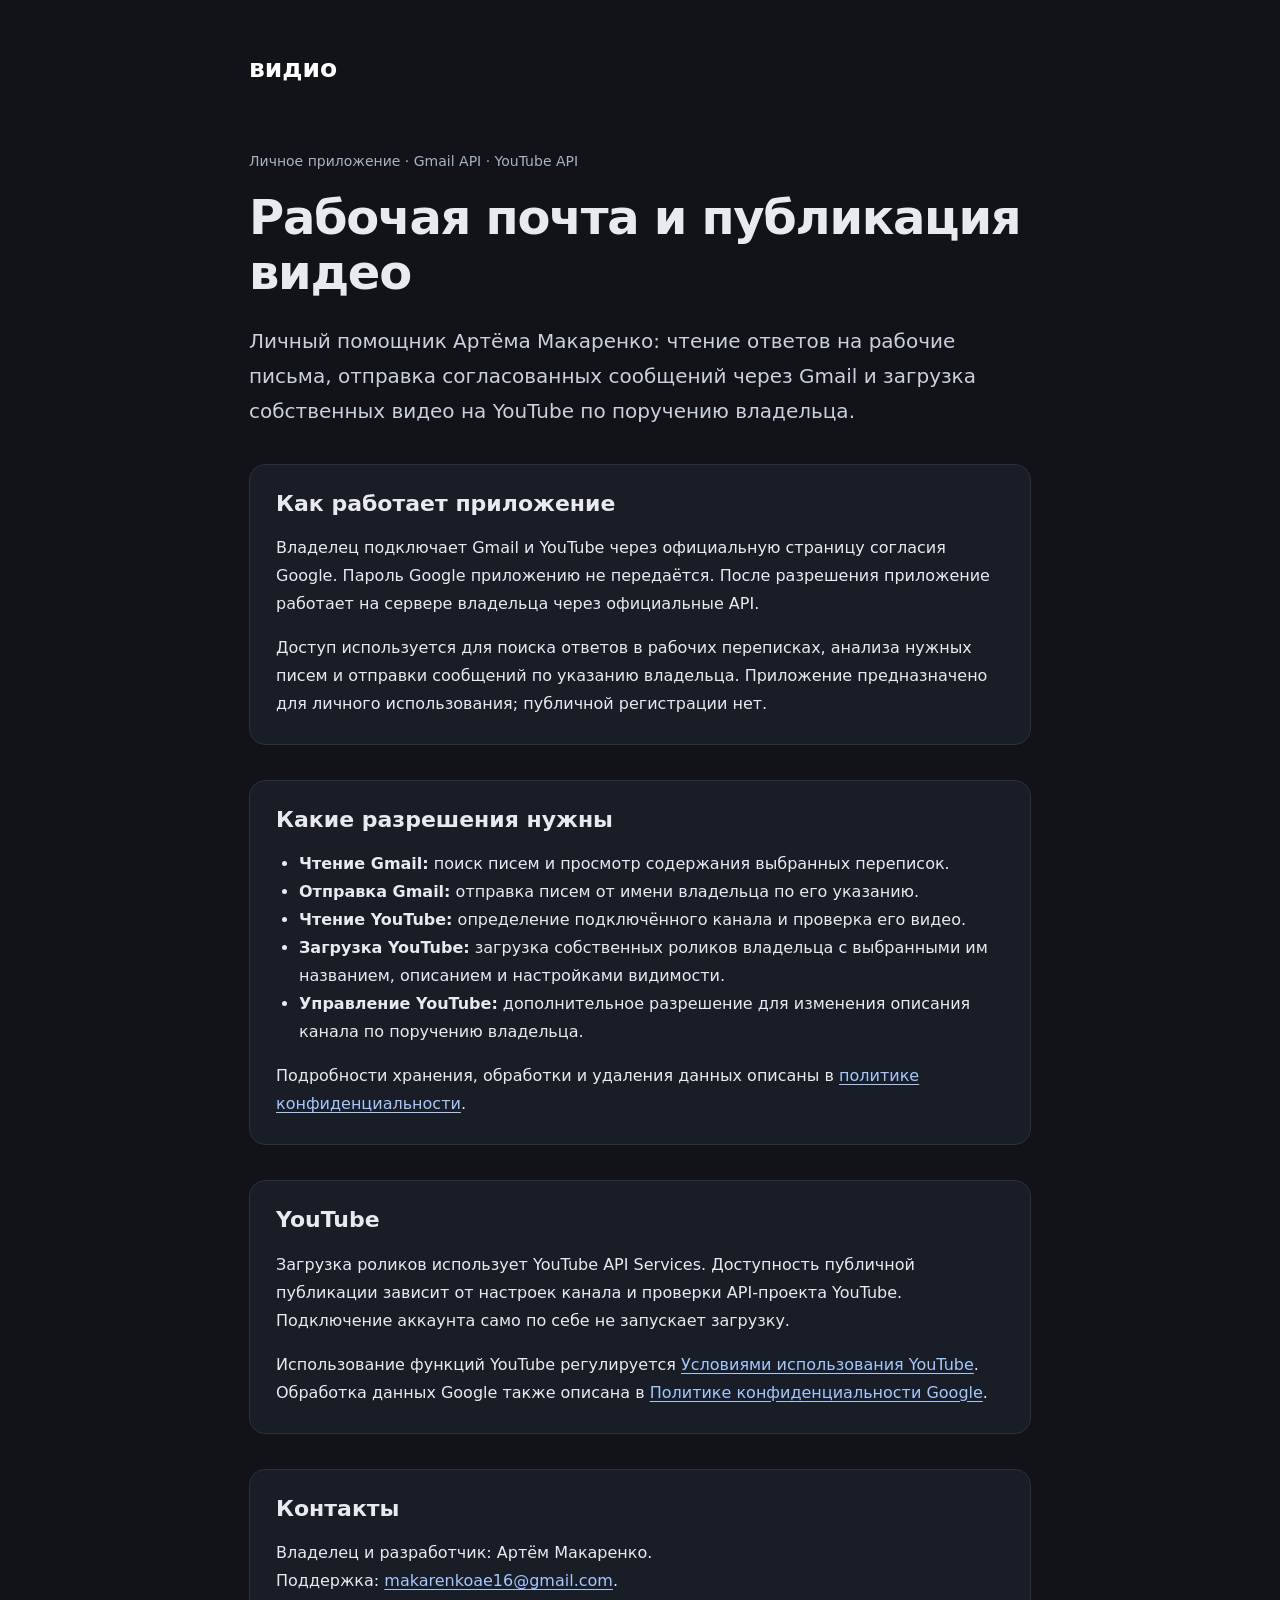
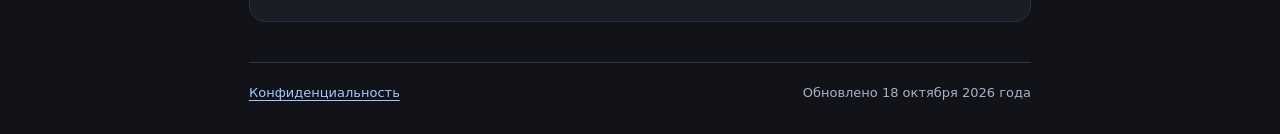
<file: index.html>
<!doctype html>
<html lang="ru">
<head>
  <meta charset="utf-8">
  <meta name="viewport" content="width=device-width, initial-scale=1">
  <meta name="description" content="видио — личный помощник Артёма Макаренко для работы с Gmail и загрузки видео на YouTube.">
  <title>видио — почта и видео</title>
  <link rel="stylesheet" href="style.css">
</head>
<body>
  <main>
    <a class="brand" href="./">видио</a>
    <p class="eyebrow">Личное приложение · Gmail API · YouTube API</p>
    <h1>Рабочая почта и публикация видео</h1>
    <p class="lead">Личный помощник Артёма Макаренко: чтение ответов на рабочие письма, отправка согласованных сообщений через Gmail и загрузка собственных видео на YouTube по поручению владельца.</p>
    <section>
      <h2>Как работает приложение</h2>
      <p>Владелец подключает Gmail и YouTube через официальную страницу согласия Google. Пароль Google приложению не передаётся. После разрешения приложение работает на сервере владельца через официальные API.</p>
      <p>Доступ используется для поиска ответов в рабочих переписках, анализа нужных писем и отправки сообщений по указанию владельца. Приложение предназначено для личного использования; публичной регистрации нет.</p>
    </section>
    <section>
      <h2>Какие разрешения нужны</h2>
      <ul>
        <li><strong>Чтение Gmail:</strong> поиск писем и просмотр содержания выбранных переписок.</li>
        <li><strong>Отправка Gmail:</strong> отправка писем от имени владельца по его указанию.</li>
        <li><strong>Чтение YouTube:</strong> определение подключённого канала и проверка его видео.</li>
        <li><strong>Загрузка YouTube:</strong> загрузка собственных роликов владельца с выбранными им названием, описанием и настройками видимости.</li>
        <li><strong>Управление YouTube:</strong> дополнительное разрешение для изменения описания канала по поручению владельца.</li>
      </ul>
      <p>Подробности хранения, обработки и удаления данных описаны в <a href="privacy.html">политике конфиденциальности</a>.</p>
    </section>
    <section>
      <h2>YouTube</h2>
      <p>Загрузка роликов использует YouTube API Services. Доступность публичной публикации зависит от настроек канала и проверки API-проекта YouTube. Подключение аккаунта само по себе не запускает загрузку.</p>
      <p>Использование функций YouTube регулируется <a href="https://www.youtube.com/t/terms">Условиями использования YouTube</a>. Обработка данных Google также описана в <a href="https://policies.google.com/privacy">Политике конфиденциальности Google</a>.</p>
    </section>
    <section>
      <h2>Контакты</h2>
      <p>Владелец и разработчик: Артём Макаренко.<br>Поддержка: <a href="mailto:makarenkoae16@gmail.com">makarenkoae16@gmail.com</a>.</p>
    </section>
    <footer><a href="privacy.html">Конфиденциальность</a><span>Обновлено 18 октября 2026 года</span></footer>
  </main>
</body>
</html>
</file>
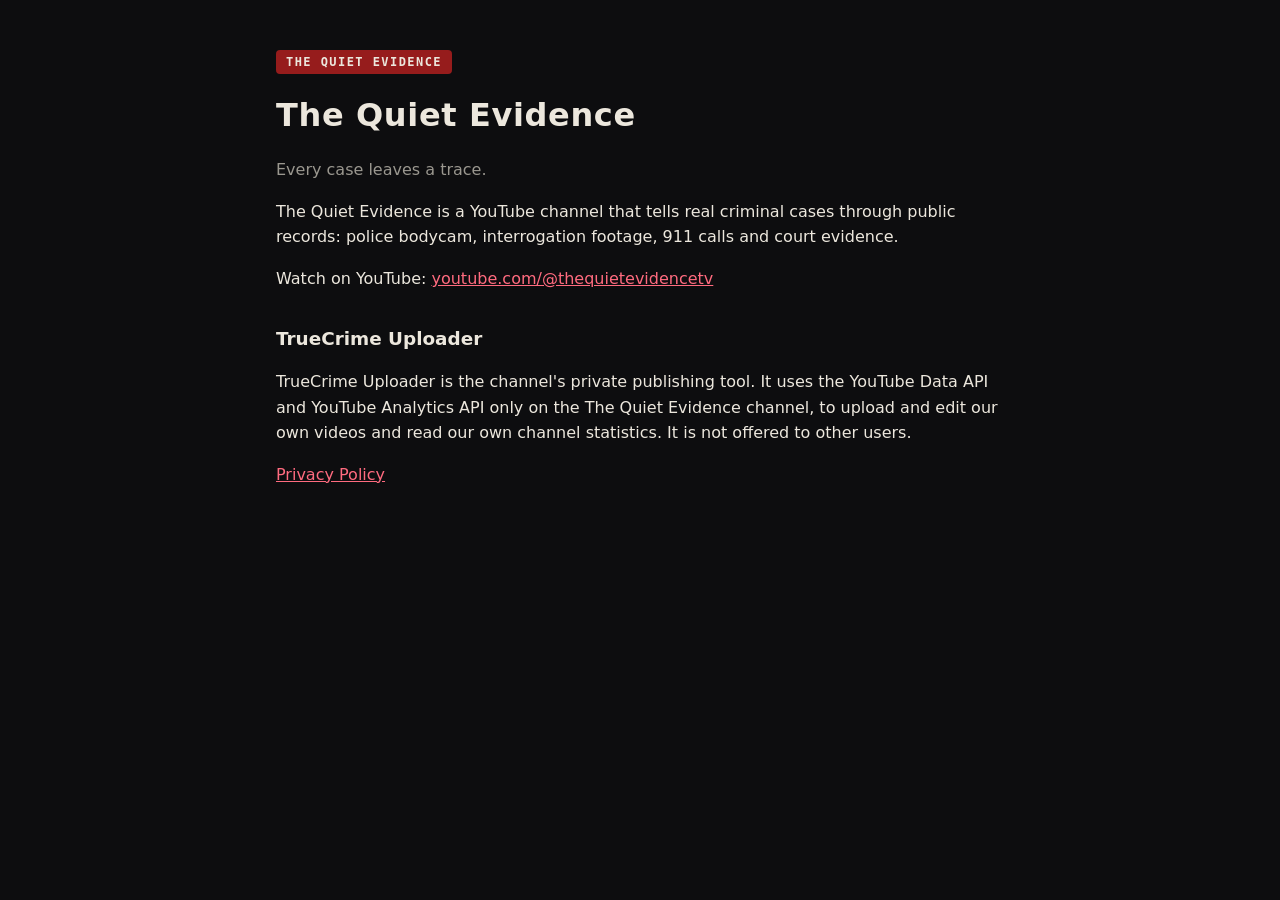
<file: exhibit-tapes/index.html>
<!doctype html>
<html lang="en">
<head>
<meta charset="utf-8"><meta name="viewport" content="width=device-width, initial-scale=1">
<title>The Quiet Evidence</title>
<meta name="description" content="The Quiet Evidence: true crime documentaries built on public records.">
<meta name="robots" content="noindex">
<link rel="stylesheet" href="style.css">
</head>
<body><main>
<span class="tag">THE QUIET EVIDENCE</span>
<h1>The Quiet Evidence</h1>
<p class="muted">Every case leaves a trace.</p>
<p>The Quiet Evidence is a YouTube channel that tells real criminal cases through public records: police bodycam, interrogation footage, 911 calls and court evidence.</p>
<p>Watch on YouTube: <a href="https://www.youtube.com/@thequietevidencetv">youtube.com/@thequietevidencetv</a></p>
<h2>TrueCrime Uploader</h2>
<p>TrueCrime Uploader is the channel's private publishing tool. It uses the YouTube Data API and YouTube Analytics API only on the The Quiet Evidence channel, to upload and edit our own videos and read our own channel statistics. It is not offered to other users.</p>
<p><a href="privacy.html">Privacy Policy</a></p>
</main></body>
</html>
</file>
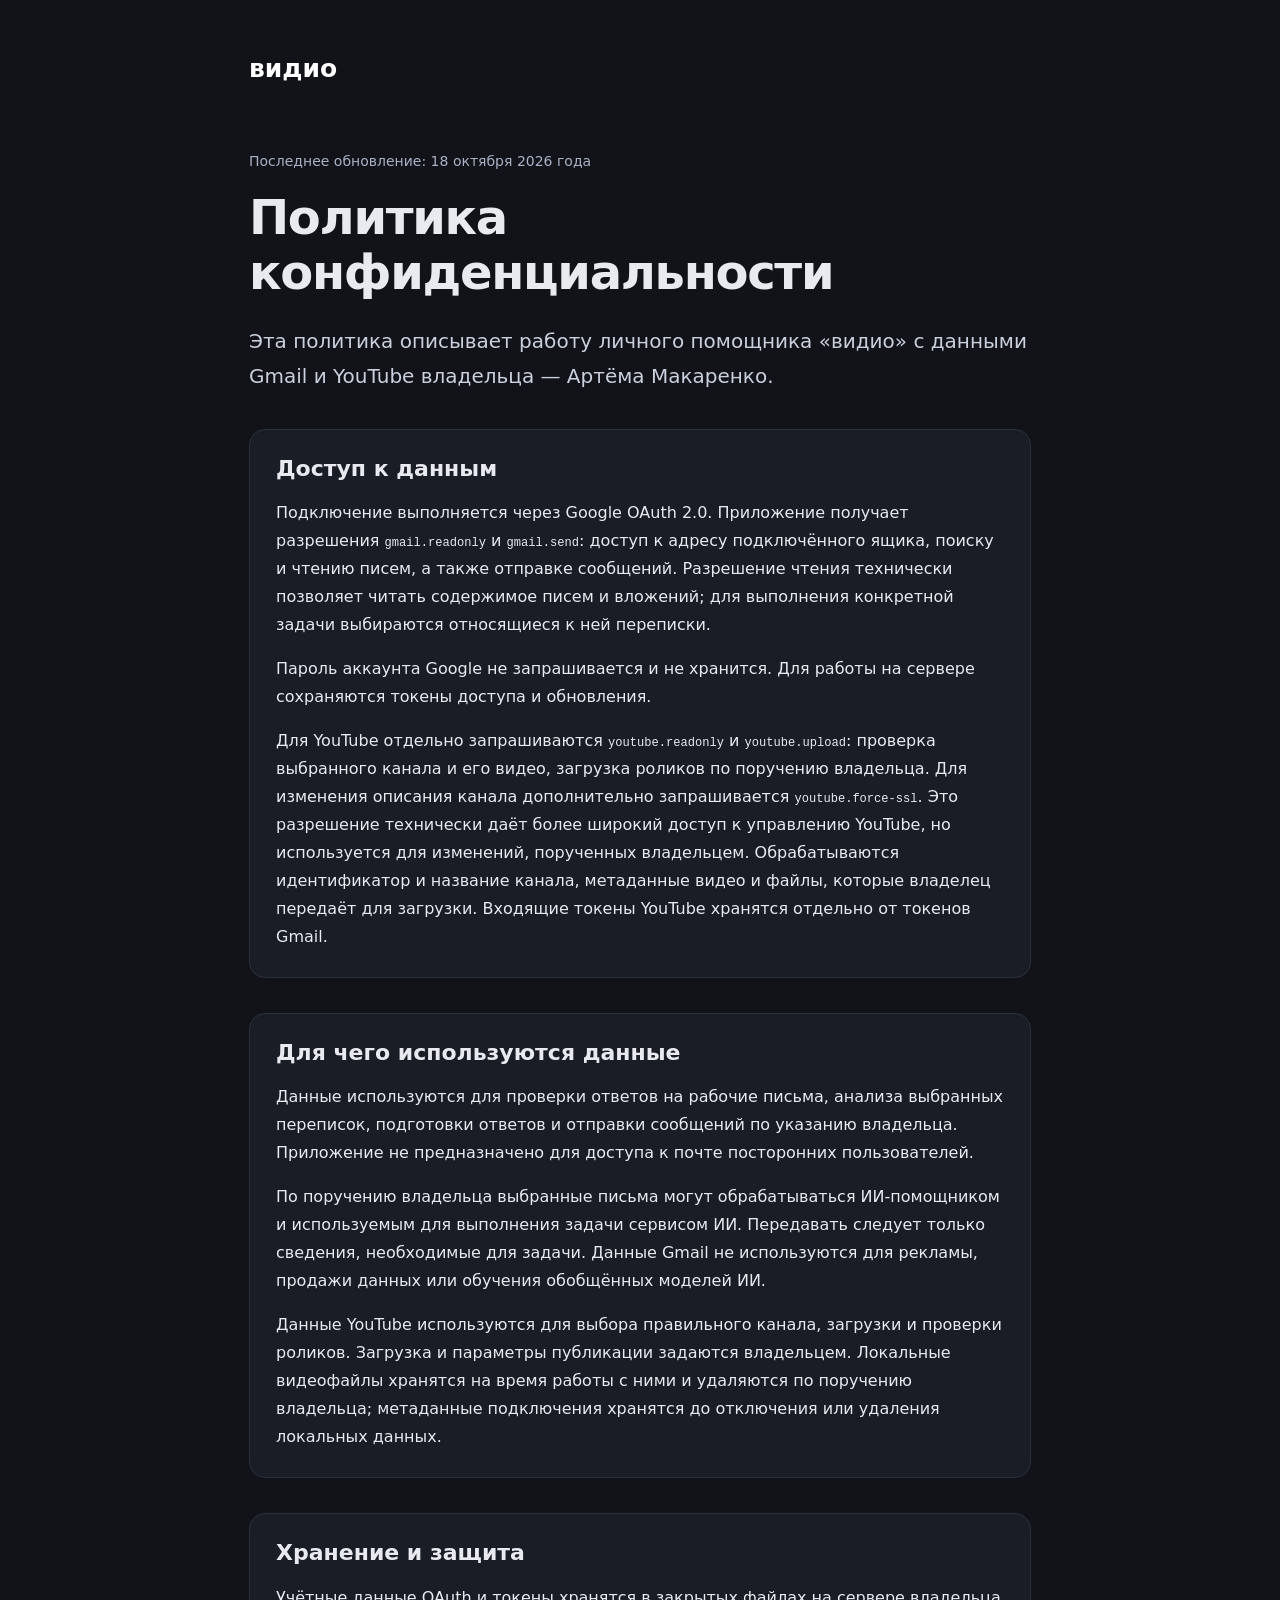
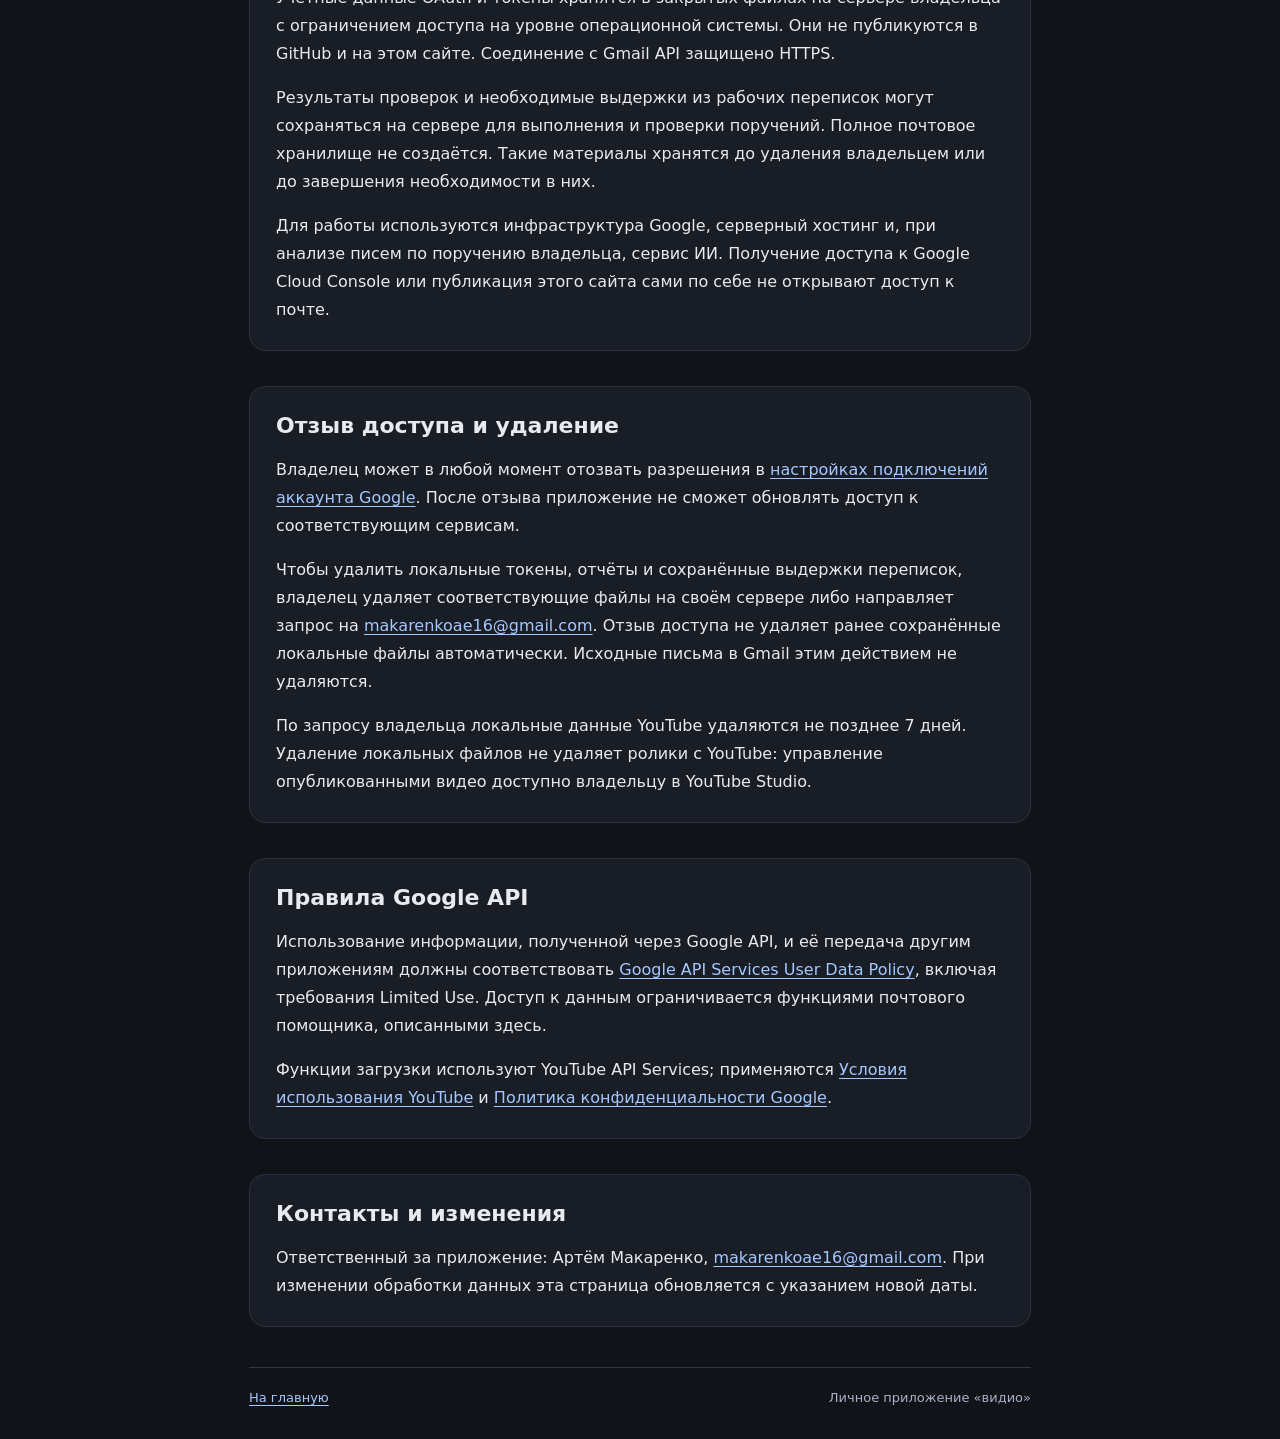
<file: privacy.html>
<!doctype html>
<html lang="ru">
<head>
  <meta charset="utf-8">
  <meta name="viewport" content="width=device-width, initial-scale=1">
  <title>Политика конфиденциальности — видио</title>
  <link rel="stylesheet" href="style.css">
</head>
<body>
  <main>
    <a class="brand" href="./">видио</a>
    <p class="eyebrow">Последнее обновление: 18 октября 2026 года</p>
    <h1>Политика конфиденциальности</h1>
    <p class="lead">Эта политика описывает работу личного помощника «видио» с данными Gmail и YouTube владельца — Артёма Макаренко.</p>
    <section>
      <h2>Доступ к данным</h2>
      <p>Подключение выполняется через Google OAuth 2.0. Приложение получает разрешения <code>gmail.readonly</code> и <code>gmail.send</code>: доступ к адресу подключённого ящика, поиску и чтению писем, а также отправке сообщений. Разрешение чтения технически позволяет читать содержимое писем и вложений; для выполнения конкретной задачи выбираются относящиеся к ней переписки.</p>
      <p>Пароль аккаунта Google не запрашивается и не хранится. Для работы на сервере сохраняются токены доступа и обновления.</p>
      <p>Для YouTube отдельно запрашиваются <code>youtube.readonly</code> и <code>youtube.upload</code>: проверка выбранного канала и его видео, загрузка роликов по поручению владельца. Для изменения описания канала дополнительно запрашивается <code>youtube.force-ssl</code>. Это разрешение технически даёт более широкий доступ к управлению YouTube, но используется для изменений, порученных владельцем. Обрабатываются идентификатор и название канала, метаданные видео и файлы, которые владелец передаёт для загрузки. Входящие токены YouTube хранятся отдельно от токенов Gmail.</p>
    </section>
    <section>
      <h2>Для чего используются данные</h2>
      <p>Данные используются для проверки ответов на рабочие письма, анализа выбранных переписок, подготовки ответов и отправки сообщений по указанию владельца. Приложение не предназначено для доступа к почте посторонних пользователей.</p>
      <p>По поручению владельца выбранные письма могут обрабатываться ИИ-помощником и используемым для выполнения задачи сервисом ИИ. Передавать следует только сведения, необходимые для задачи. Данные Gmail не используются для рекламы, продажи данных или обучения обобщённых моделей ИИ.</p>
      <p>Данные YouTube используются для выбора правильного канала, загрузки и проверки роликов. Загрузка и параметры публикации задаются владельцем. Локальные видеофайлы хранятся на время работы с ними и удаляются по поручению владельца; метаданные подключения хранятся до отключения или удаления локальных данных.</p>
    </section>
    <section>
      <h2>Хранение и защита</h2>
      <p>Учётные данные OAuth и токены хранятся в закрытых файлах на сервере владельца с ограничением доступа на уровне операционной системы. Они не публикуются в GitHub и на этом сайте. Соединение с Gmail API защищено HTTPS.</p>
      <p>Результаты проверок и необходимые выдержки из рабочих переписок могут сохраняться на сервере для выполнения и проверки поручений. Полное почтовое хранилище не создаётся. Такие материалы хранятся до удаления владельцем или до завершения необходимости в них.</p>
      <p>Для работы используются инфраструктура Google, серверный хостинг и, при анализе писем по поручению владельца, сервис ИИ. Получение доступа к Google Cloud Console или публикация этого сайта сами по себе не открывают доступ к почте.</p>
    </section>
    <section>
      <h2>Отзыв доступа и удаление</h2>
      <p>Владелец может в любой момент отозвать разрешения в <a href="https://myaccount.google.com/connections">настройках подключений аккаунта Google</a>. После отзыва приложение не сможет обновлять доступ к соответствующим сервисам.</p>
      <p>Чтобы удалить локальные токены, отчёты и сохранённые выдержки переписок, владелец удаляет соответствующие файлы на своём сервере либо направляет запрос на <a href="mailto:makarenkoae16@gmail.com">makarenkoae16@gmail.com</a>. Отзыв доступа не удаляет ранее сохранённые локальные файлы автоматически. Исходные письма в Gmail этим действием не удаляются.</p>
      <p>По запросу владельца локальные данные YouTube удаляются не позднее 7 дней. Удаление локальных файлов не удаляет ролики с YouTube: управление опубликованными видео доступно владельцу в YouTube Studio.</p>
    </section>
    <section>
      <h2>Правила Google API</h2>
      <p>Использование информации, полученной через Google API, и её передача другим приложениям должны соответствовать <a href="https://developers.google.com/terms/api-services-user-data-policy">Google API Services User Data Policy</a>, включая требования Limited Use. Доступ к данным ограничивается функциями почтового помощника, описанными здесь.</p>
      <p>Функции загрузки используют YouTube API Services; применяются <a href="https://www.youtube.com/t/terms">Условия использования YouTube</a> и <a href="https://policies.google.com/privacy">Политика конфиденциальности Google</a>.</p>
    </section>
    <section>
      <h2>Контакты и изменения</h2>
      <p>Ответственный за приложение: Артём Макаренко, <a href="mailto:makarenkoae16@gmail.com">makarenkoae16@gmail.com</a>. При изменении обработки данных эта страница обновляется с указанием новой даты.</p>
    </section>
    <footer><a href="./">На главную</a><span>Личное приложение «видио»</span></footer>
  </main>
</body>
</html>
</file>
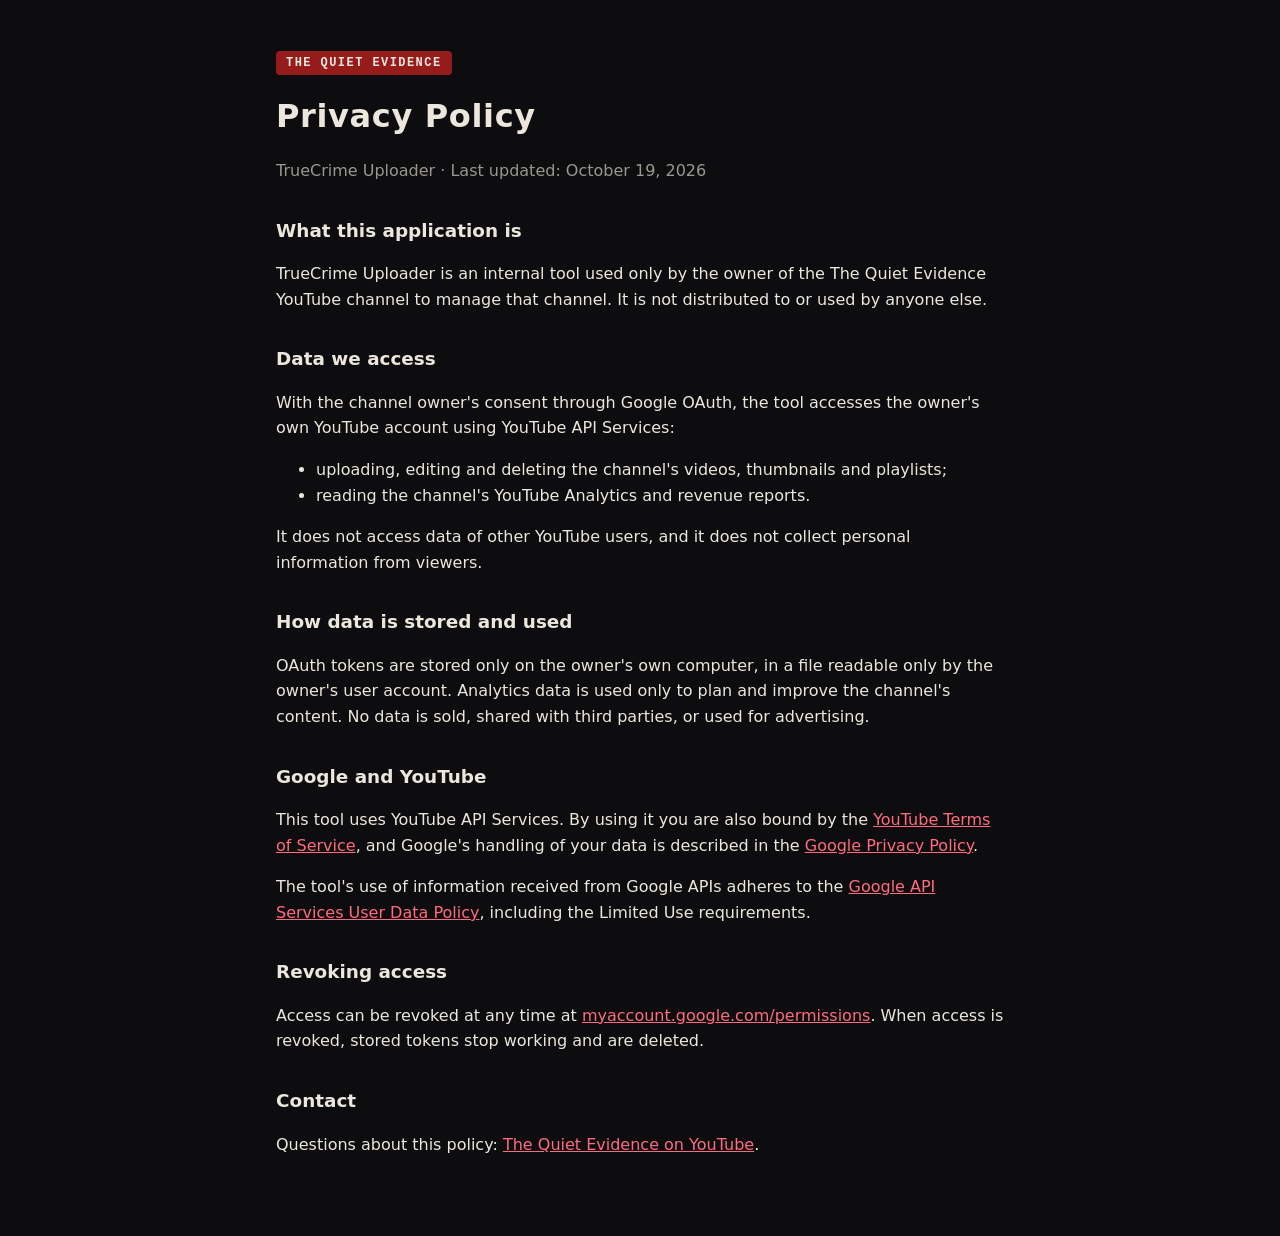
<file: exhibit-tapes/privacy.html>
<!doctype html>
<html lang="en">
<head>
<meta charset="utf-8"><meta name="viewport" content="width=device-width, initial-scale=1">
<title>Privacy Policy</title>
<meta name="description" content="Privacy policy for the The Quiet Evidence TrueCrime Uploader tool.">
<meta name="robots" content="noindex">
<link rel="stylesheet" href="style.css">
</head>
<body><main>
<span class="tag">THE QUIET EVIDENCE</span>
<h1>Privacy Policy</h1>
<p class="muted">TrueCrime Uploader · Last updated: October 19, 2026</p>

<h2>What this application is</h2>
<p>TrueCrime Uploader is an internal tool used only by the owner of the The Quiet Evidence YouTube channel to manage that channel. It is not distributed to or used by anyone else.</p>

<h2>Data we access</h2>
<p>With the channel owner's consent through Google OAuth, the tool accesses the owner's own YouTube account using YouTube API Services:</p>
<ul>
<li>uploading, editing and deleting the channel's videos, thumbnails and playlists;</li>
<li>reading the channel's YouTube Analytics and revenue reports.</li>
</ul>
<p>It does not access data of other YouTube users, and it does not collect personal information from viewers.</p>

<h2>How data is stored and used</h2>
<p>OAuth tokens are stored only on the owner's own computer, in a file readable only by the owner's user account. Analytics data is used only to plan and improve the channel's content. No data is sold, shared with third parties, or used for advertising.</p>

<h2>Google and YouTube</h2>
<p>This tool uses YouTube API Services. By using it you are also bound by the <a href="https://www.youtube.com/t/terms">YouTube Terms of Service</a>, and Google's handling of your data is described in the <a href="https://policies.google.com/privacy">Google Privacy Policy</a>.</p>
<p>The tool's use of information received from Google APIs adheres to the <a href="https://developers.google.com/terms/api-services-user-data-policy">Google API Services User Data Policy</a>, including the Limited Use requirements.</p>

<h2>Revoking access</h2>
<p>Access can be revoked at any time at <a href="https://myaccount.google.com/permissions">myaccount.google.com/permissions</a>. When access is revoked, stored tokens stop working and are deleted.</p>

<h2>Contact</h2>
<p>Questions about this policy: <a href="https://www.youtube.com/@thequietevidencetv/about">The Quiet Evidence on YouTube</a>.</p>
</main></body>
</html>
</file>
<file: style.css>
:root { color-scheme: dark; font-family: system-ui, -apple-system, BlinkMacSystemFont, "Segoe UI", sans-serif; background: #111318; color: #e8eaf0; }
* { box-sizing: border-box; }
body { margin: 0; }
main { max-width: 830px; margin: auto; padding: 54px 24px 34px; }
.brand { display: inline-block; font-size: 25px; font-weight: 750; text-decoration: none; color: #fff; margin-bottom: 52px; }
.eyebrow { color: #a8b2c6; font-size: 14px; }
h1 { font-size: clamp(30px, 6vw, 48px); line-height: 1.15; letter-spacing: -1.3px; margin: 16px 0 24px; }
h2 { font-size: 22px; margin-top: 0; }
p, li { line-height: 1.75; }
.lead { color: #c9d0de; font-size: 20px; }
section { margin-top: 35px; padding: 26px; background: #191d25; border: 1px solid #2a303e; border-radius: 16px; }
section p:last-child { margin-bottom: 0; }
a { color: #a4c7ff; text-underline-offset: 3px; overflow-wrap: anywhere; }
a:focus-visible { outline: 2px solid #a4c7ff; outline-offset: 4px; }
code { font-size: 0.93em; overflow-wrap: anywhere; }
ul { padding-left: 23px; }
footer { margin-top: 40px; padding-top: 22px; border-top: 1px solid #303644; display: flex; flex-wrap: wrap; gap: 16px; justify-content: space-between; color: #a8b2c6; font-size: 13px; }
@media (max-width: 520px) { main { padding: 30px 18px; } .brand { margin-bottom: 30px; } section { padding: 20px; } }
</file>
<file: exhibit-tapes/style.css>
:root{--bg:#0d0d0f;--fg:#ece7dd;--muted:#9a978f;--red:#961c1c}
*{box-sizing:border-box}body{margin:0;background:var(--bg);color:var(--fg);font:16px/1.6 system-ui,-apple-system,Segoe UI,Roboto,sans-serif}
main{max-width:760px;margin:0 auto;padding:48px 16px 64px}
h1{font-size:2rem;letter-spacing:.02em;margin:0 0 4px}h2{font-size:1.15rem;margin:32px 0 8px}
.tag{display:inline-block;background:var(--red);color:var(--fg);font:600 .75rem/1 ui-monospace,monospace;letter-spacing:.12em;padding:6px 10px;border-radius:4px;margin-bottom:16px}
p,li{color:var(--fg)}.muted{color:var(--muted)}a{color:#ff6b7f}
</file>
